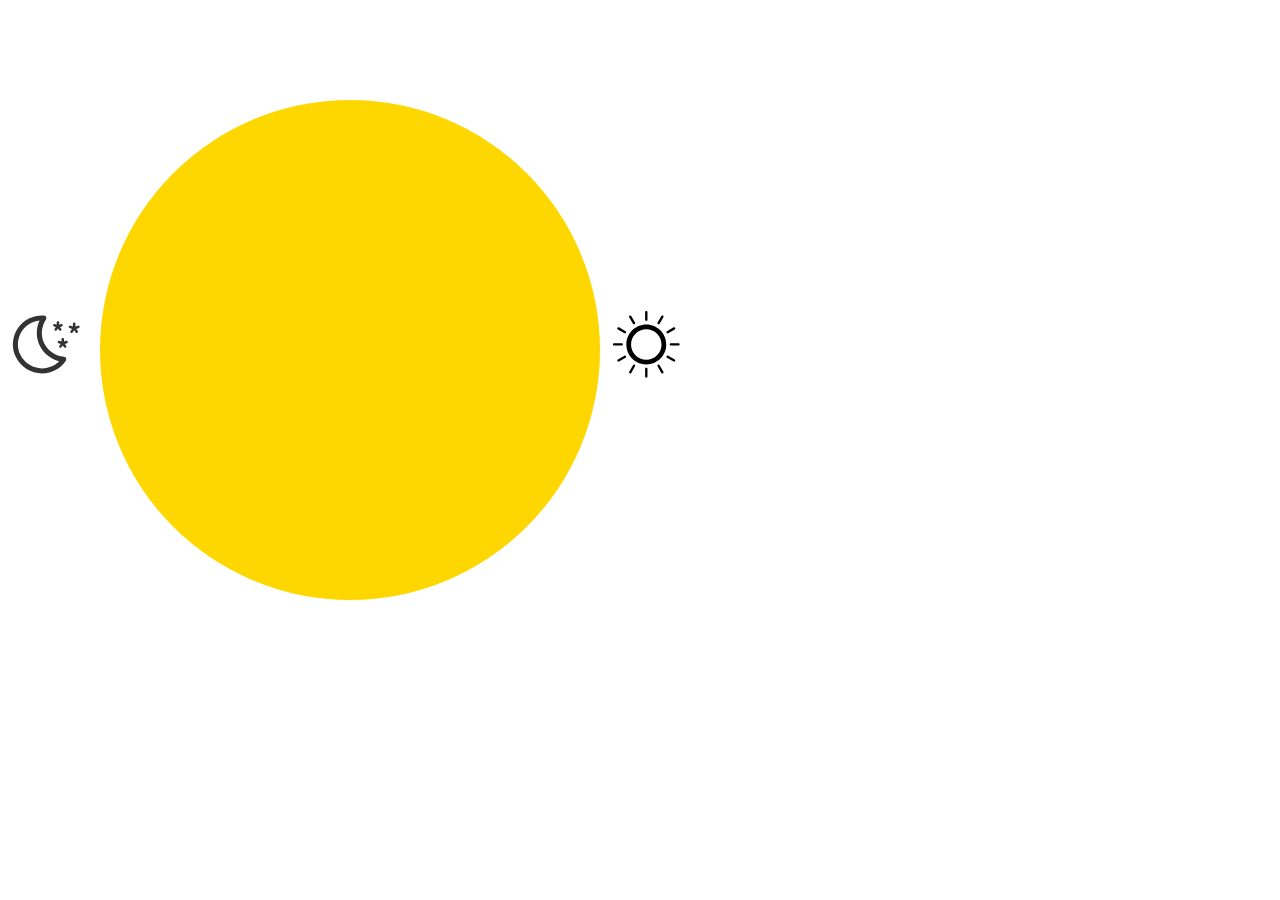
<file: index.html>
<!DOCTYPE html>
<html lang="en">
<head>
	<meta charset="UTF-8">
	<link rel="stylesheet" href="style.css">
	<title>sunrise</title>
</head>
<body>
<div class="wrapper">
	<div class="sunrise">
		<img src="sun.svg" alt="sun" class="sun">
		<!-- <div class="sun">
		</div>
		<div class="moon"> -->
			<img src="moon.svg" alt="moon and stars" class="moon">
		<!-- </div> -->
	</div> <!-- end .sunrise -->
	<div class="timeDisplay"></div> <!-- end .timeDisplay -->
</div> <!-- end .wrapper -->	
<script src="https://ajax.googleapis.com/ajax/libs/jquery/1.10.2/jquery.min.js"></script>
<script src= "script.js"></script>	
</body>
</html>
</file>
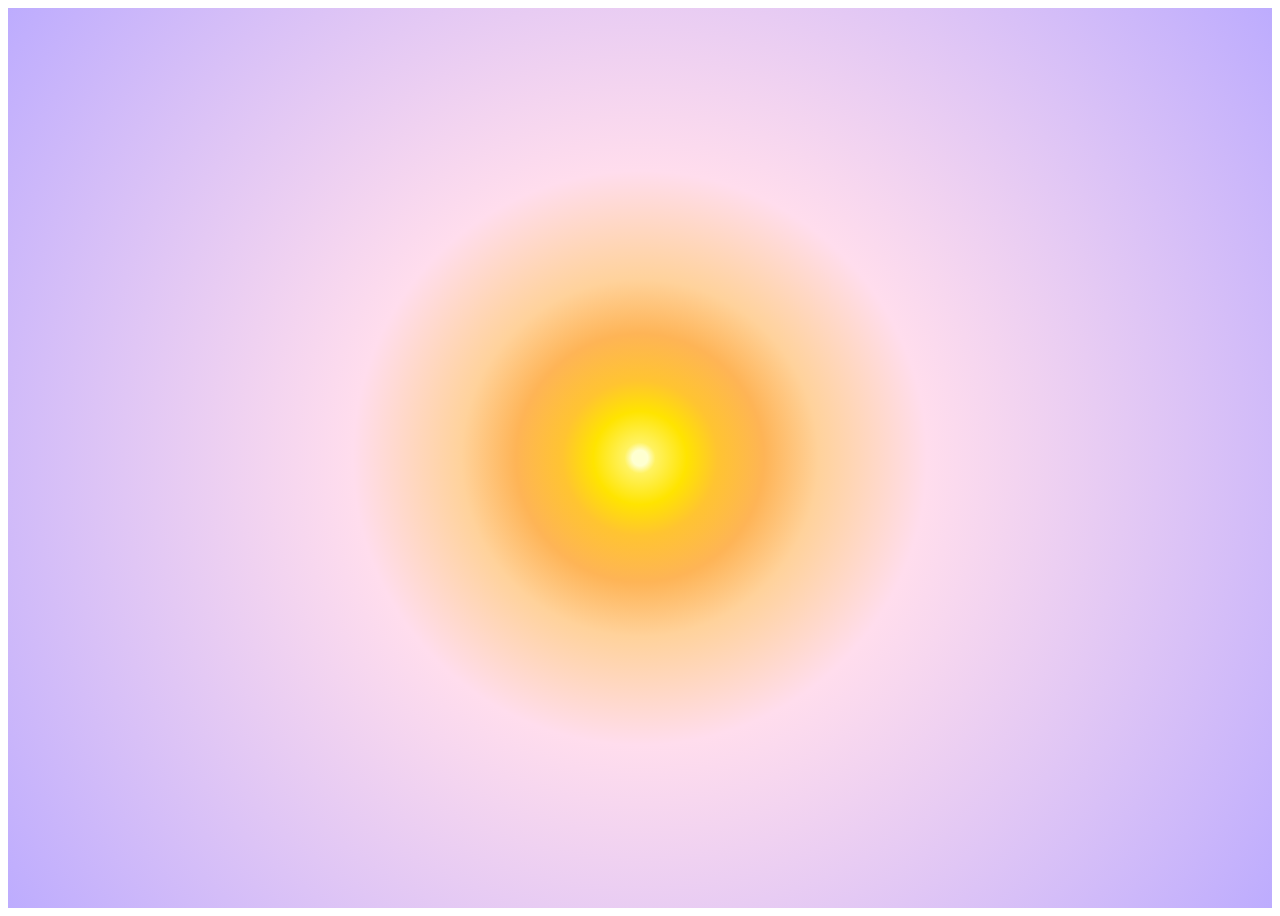
<file: testSunrise.html>
<!DOCTYPE html>
<html lang="en">
<head>
	<meta charset="UTF-8">
	<title>TEST</title>
</head>
<body>
	<div class="sunrise"></div>
	<style>
		.sunrise{
			height: 100vh;
			width: 100%;
			background: blue;
			-webkit-animation: sunrise 10s infinite;
			-o-animation: sunrise 10s infinite;
			animation: sunrise 10s infinite;
		}

		@keyframes sunrise{
			0% {
				background-color: darkblue;
			}

			50% {
				background-color: yellow;
			}

			100% {
				background-color: deepskyblue;
			}

		}

		@-webkit-keyframes sunrise{
			0% {
				background-color: darkblue;
			}

			50% {
				background-color: yellow;
			}

			100% {
				background-color: deepskyblue;
			}

		}
	</style>
</body>
</html>

<script src="https://ajax.googleapis.com/ajax/libs/jquery/1.10.2/jquery.min.js"></script>
<script>
$('.sunrise').css('background', '-webkit-radial-gradient(circle, #FEFFD1 1%,#FFF261 2%, #FFE400 6%, #FFC431 10%, #FEB456 16%, #FFD29B 23%, #FFDDED 37%, #BDACFE 100%)');
</script>
</file>
<file: style.css>
article,aside,details,figcaption,figure,footer,header,hgroup,nav,section,summary{display:block;}audio,canvas,video{display:inline-block;}audio:not([controls]){display:none;height:0;}[hidden]{display:none;}html{font-family:sans-serif;-webkit-text-size-adjust:100%;-ms-text-size-adjust:100%;}a:focus{outline:thin dotted;}a:active,a:hover{outline:0;}h1{font-size:2em;}abbr[title]{border-bottom:1px dotted;}b,strong{font-weight:700;}dfn{font-style:italic;}mark{background:#ff0;color:#000;}code,kbd,pre,samp{font-family:monospace, serif;font-size:1em;}pre{white-space:pre-wrap;word-wrap:break-word;}q{quotes:\201C \201D \2018 \2019;}small{font-size:80%;}sub,sup{font-size:75%;line-height:0;position:relative;vertical-align:baseline;}sup{top:-.5em;}sub{bottom:-.25em;}img{border:0;}svg:not(:root){overflow:hidden;}fieldset{border:1px solid silver;margin:0 2px;padding:.35em .625em .75em;}button,input,select,textarea{font-family:inherit;font-size:100%;margin:0;}button,input{line-height:normal;}button,html input[type=button],/* 1 */
input[type=reset],input[type=submit]{-webkit-appearance:button;cursor:pointer;}button[disabled],input[disabled]{cursor:default;}input[type=checkbox],input[type=radio]{box-sizing:border-box;padding:0;}input[type=search]{-webkit-appearance:textfield;-moz-box-sizing:content-box;-webkit-box-sizing:content-box;box-sizing:content-box;}input[type=search]::-webkit-search-cancel-button,input[type=search]::-webkit-search-decoration{-webkit-appearance:none;}textarea{overflow:auto;vertical-align:top;}table{border-collapse:collapse;border-spacing:0;}body,figure{margin:0;}legend,button::-moz-focus-inner,input::-moz-focus-inner{border:0;padding:0;}

.clearfix:after {visibility: hidden; display: block; font-size: 0; content: " "; clear: both; height: 0; }

* { -moz-box-sizing: border-box; -webkit-box-sizing: border-box; box-sizing: border-box; }



.sunrise {
	width: 500px;
	height:500px;
	background:gold;
	border-radius: 50%;
	position: relative;
	margin:100px;

}

.sun {
	position: absolute;
	top:50%;
	left:100%;
	transform: translateY(-50%);

}
.moon{
	position: absolute;
	top:50%;
	right: 100%;
	transform: translateY(-50%);
}
</file>
